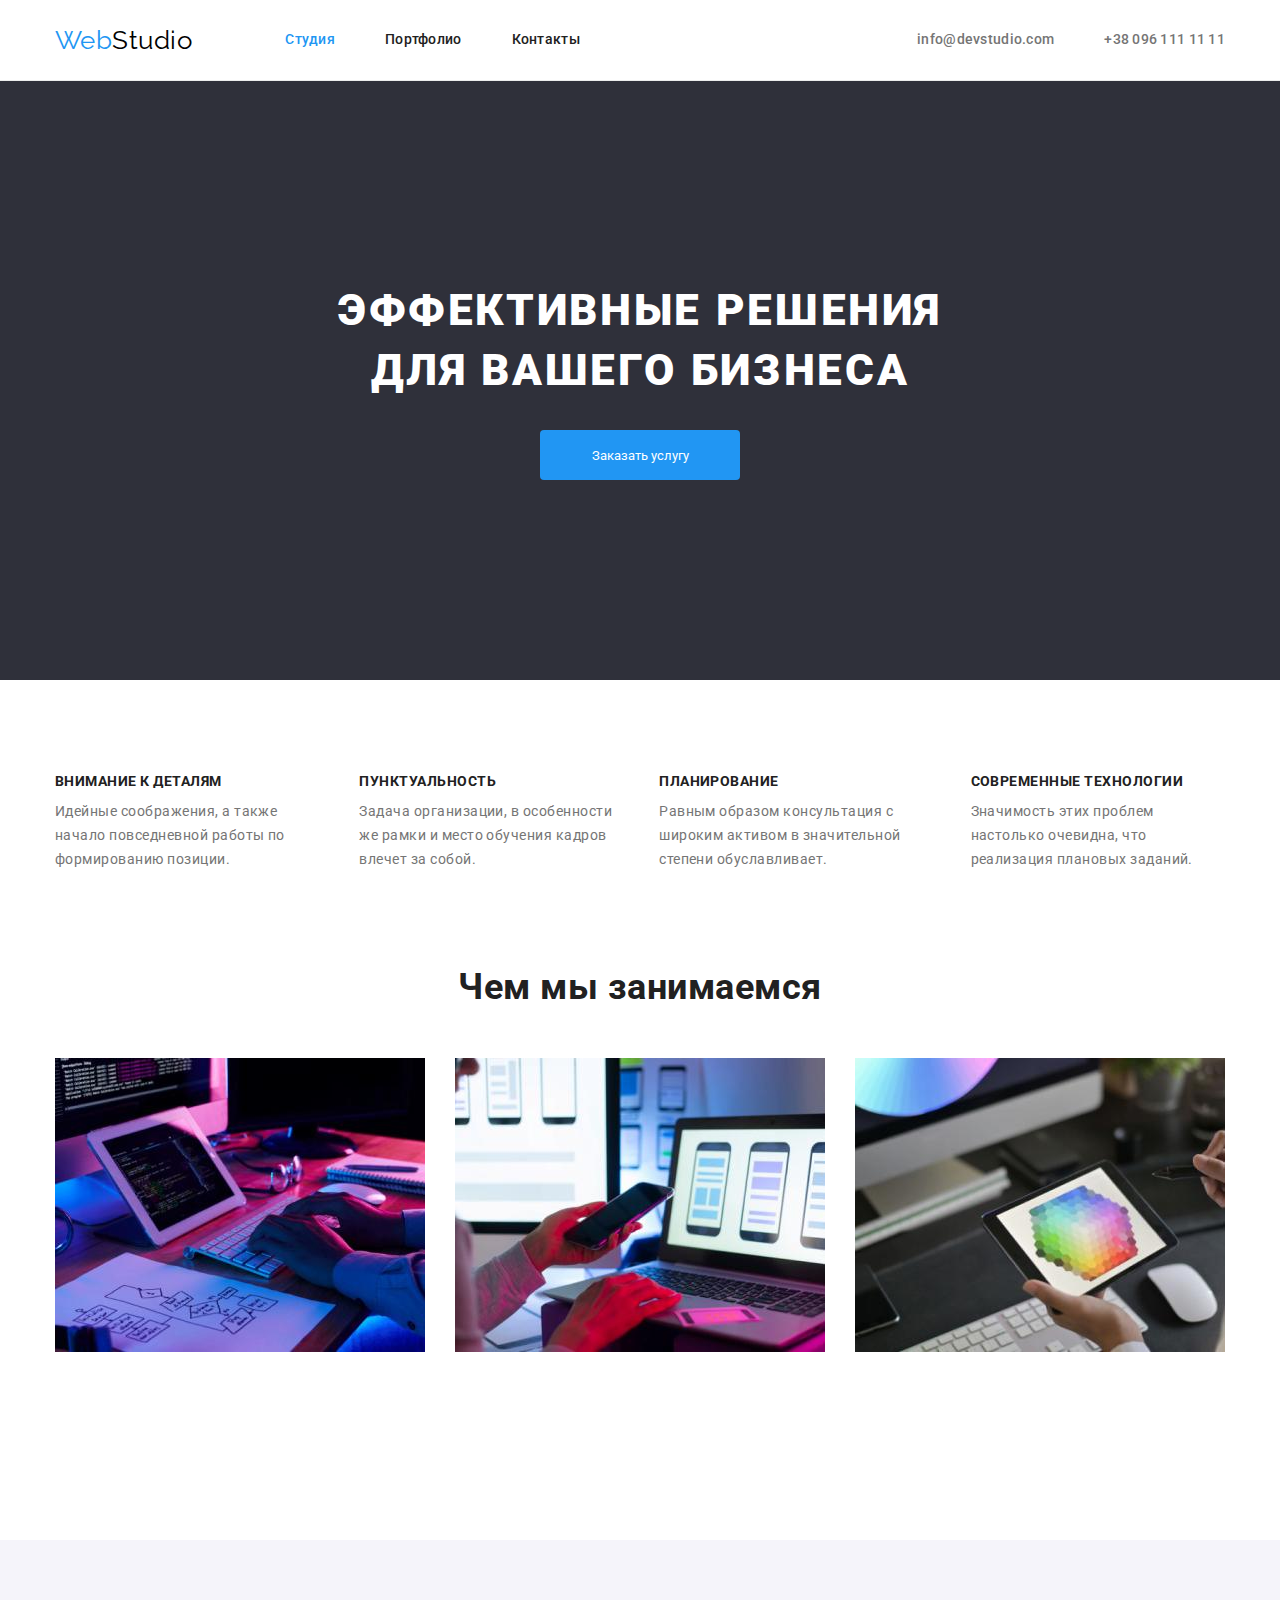
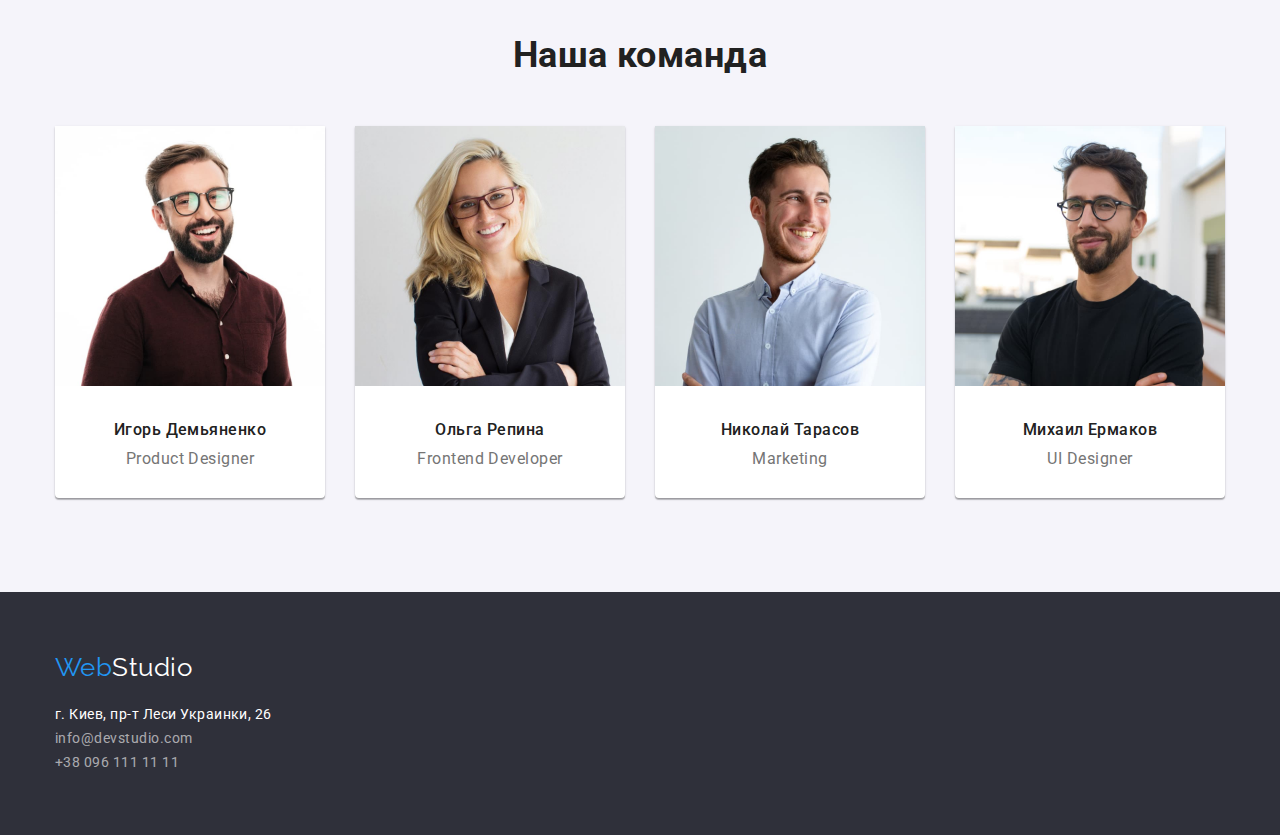
<file: index.html>
<!DOCTYPE html>
<html lang="en">
<head>
    <meta charset="UTF-8">
    <meta http-equiv="X-UA-Compatible" content="IE=edge">
    <meta name="viewport" content="width=device-width, initial-scale=1.0">
    <title>WebStudio</title>
    <link rel="preconnect" href="https://fonts.gstatic.com">
    <link href="https://fonts.googleapis.com/css2?family=Raleway:wght@700&family=Roboto:wght@400;500;700;900&display=swap" rel="stylesheet">
    <link rel="stylesheet" href="./css/styles.css">
</head>
<body >
    <!--Шапка сайта-->
    <header class="header">
        <div class="container">
            <nav class="site">
                <a class="logo" href="./index.html">
                    Web<span class="logo-header">Studio</span>
                </a>
                <ul class="site-nav list">
                    <li class="item">
                        <a class="link current" href="./index.html">Студия</a>
                    </li>
                    <li class="item">
                        <a class="link" href="./portfolio.html">Портфолио</a>
                    </li>
                    <li class="item">
                        <a class="link" href="#">Контакты</a>
                    </li>
                </ul>
                <ul class="site-contacts list">
                    <li class="item">
                        <a class="link" href="mailto:info@devstudio.com">info@devstudio.com</a>
                    </li>
                    <li class="item">
                        <a class="link" href="tel:+380961111111">+38 096 111 11 11</a>
                    </li>
                </ul>
            </nav>
        </div>
    </header>
    <main>
        <!--Герой-->
        <section class="hero">
            <div class="container">
                <h1 class="hero-title">Эффективные решения <br />для вашего бизнеса</h1>
                <button class="button" type="button">Заказать услугу</button>
            </div>
        </section>
        <!-- Особенности -->
        <section class="section">
            <div class="container">
                <h2 class="section-title visually-hidden">Особенности</h2>
                <ul class="feature list">
                    <li class="item">
                        <h3 class="heading">Внимание к деталям</h3>
                        <p class="paragraph">Идейные соображения, а также начало повседневной работы по формированию позиции.</p>
                    </li>
                    <li class="item">
                        <h3 class="heading">Пунктуальность</h3>
                        <p class="paragraph">Задача организации, в особенности же рамки и место обучения кадров влечет за собой.</p>
                    </li>
                    <li class="item">
                        <h3 class="heading">Планирование</h3>
                        <p class="paragraph">Равным образом консультация с широким активом в значительной степени обуславливает.</p>
                    </li>
                    <li class="item">
                        <h3 class="heading">Современные технологии</h3>
                        <p class="paragraph">Значимость этих проблем настолько очевидна, что реализация плановых заданий.</p>
                    </li>
                </ul>
            </div>
        </section>
        <!--Работы-->
        <section class="section work">
            <div class="container">
                <h2 class="section-title">Чем мы занимаемся</h2>
                <ul class="work list">
                    <li class="item">
                        <img src="./images/notebook.jpg" alt="notebook" width="370" height="294">
                    </li>
                    <li class="item">
                        <img src="./images/smartphone.jpg" alt="smartphone" width="370" height="294">
                    </li>
                    <li class="item">
                        <img src="./images/tablet.jpg" alt="tablet" width="370" height="294">
                    </li>
                </ul>
            </div>
        </section>
        <!--Наша команда-->
        <section class="our-team section">
            <div class="container">
                <h2 class="section-title">Наша команда</h2>
                <ul class="our-team-list list">
                    <li class="item">
                        <div class="cards">
                            <img class="img" src="./images/product_designer.jpg" alt="Игорь Демьяненко" width="270" height="260">
                            <h3 class="heading">Игорь Демьяненко</h3>
                            <p class="paragraph">Product Designer</p>
                        </div>
                    </li>
                    <li class="item">
                        <div class="cards">
                            <img class="img" src="./images/frontend_developer.jpg" alt="Ольга Репина" width="270" height="260">
                            <h3 class="heading">Ольга Репина</h3>
                            <p class="paragraph">Frontend Developer</p>
                        </div>
                    </li>
                    <li class="item">
                        <div class="cards">
                            <img class="img" src="./images/мarketing.jpg" alt="Николай Тарасов" width="270" height="260">
                            <h3 class="heading">Николай Тарасов</h3>
                            <p class="paragraph">Marketing</p>
                        </div>
                    </li>
                    <li class="item">
                        <div class="cards">
                            <img class="img" src="./images/ui_designer.jpg" alt="Михаил Ермаков" width="270" height="260">
                            <h3 class="heading">Михаил Ермаков</h3>
                            <p class="paragraph">UI Designer</p>
                        </div>
                    </li>
                </ul>
            </div>
        </section>
    </main>
    <!--Футер-->
    <footer class="footer">
        <div class="container">
            <h2 class="title visually-hidden">Контакты</h2>
                <a class="logo" href="./index.html">
                    Web<span class="logo-footer">Studio</span>
                </a>
            <address class="contacts">
                <p class="contacts-text">г. Киев, пр-т Леси Украинки, 26</p>
                <ul class="footer-contacts list">
                    <li>
                        <a class="link" href="mailto:info@devstudio.com">info@devstudio.com</a>
                    </li>
                    <li>
                        <a class="link" href="tel:+380961111111">+38 096 111 11 11</a>
                    </li>
                </ul>
            </address>
        </div>
    </footer>
</body>
</html>
</file>
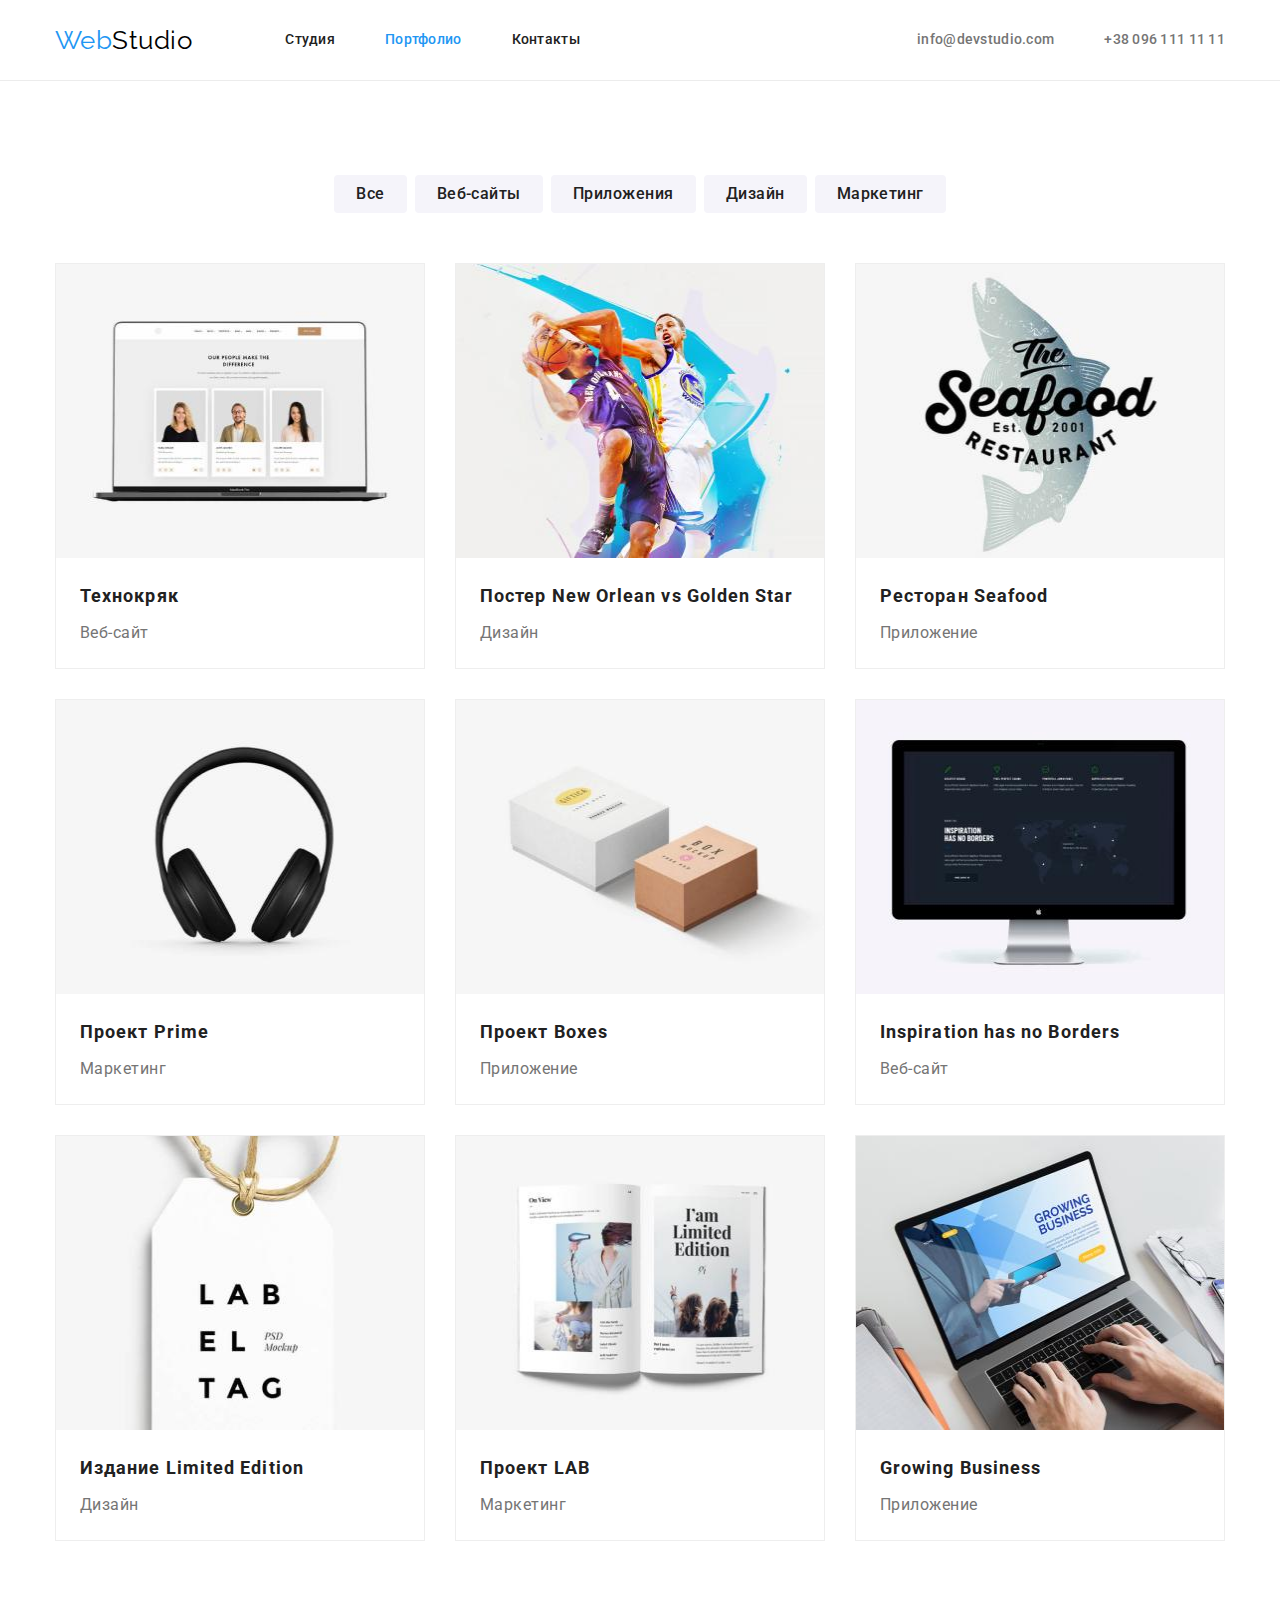
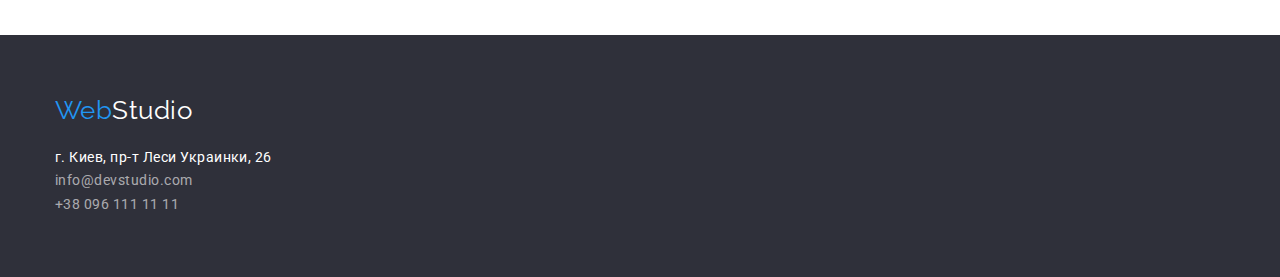
<file: portfolio.html>
<!DOCTYPE html>
<html lang="en">
<head>
    <meta charset="UTF-8">
    <meta http-equiv="X-UA-Compatible" content="IE=edge">
    <meta name="viewport" content="width=device-width, initial-scale=1.0">
    <title>Портфолио</title>
    <link rel="preconnect" href="https://fonts.gstatic.com">
    <link href="https://fonts.googleapis.com/css2?family=Raleway:wght@700&family=Roboto:wght@400;500;700;900&display=swap" rel="stylesheet">    
    <link rel="stylesheet" href="./css/styles.css">
</head>
<body>
    <!--Шапка сайта-->
    <header class="header">
        <div class="container">
            <nav class="site">
                <a class="logo" href="./index.html">
                    Web<span class="logo-header">Studio</span>
                </a>
                <ul class="site-nav list">
                    <li class="item">
                        <a class="link" href="./index.html">Студия</a>
                    </li>
                    <li class="item">
                        <a class="link current" href="./portfolio.html">Портфолио</a>
                    </li>
                    <li class="item">
                        <a class="link" href="#">Контакты</a>
                    </li>
                </ul>
                <ul class="site-contacts list">
                    <li class="item">
                        <a class="link" href="mailto:info@devstudio.com">info@devstudio.com</a>
                    </li>
                    <li class="item">
                        <a class="link" href="tel:+380961111111">+38 096 111 11 11</a>
                    </li>
                </ul>
            </nav>
        </div>
    </header>
    <main class="gallery-works-decoration">
        <div class="container">
            <h1 class="visually-hidden">Портфолио</h1>
            <h2 class="visually-hidden">Фильтр списка сайтов</h2>
                <div class="filter-decoration">
                    <ul class="filter list">
                <li class="item">
                    <batton class="button" type="button">Все</batton>
                </li>
                <li class="item">
                    <batton class="button" type="button">Веб-сайты</batton>
                </li>
                <li class="item">
                    <batton class="button" type="button">Приложения</batton>
                </li>
                <li class="item">
                    <batton class="button" type="button">Дизайн</batton>
                </li>
                <li class="item">
                    <batton class="button" type="button">Маркетинг</batton>
                </li>
            </ul>
                </div>
            <h2 class="visually-hidden">Галерея работ</h2>
            <ul class="gallery-works list">
                <li class="card-list">
                    <a href="">
                        <img src="./images/portfolio/technocryk.jpg" alt="technocryk" width="368" height="294">
                        <div class="decoration">
                            <h3 class="heading">Технокряк</h3>
                            <p class="paragraph">Веб-сайт</p>
                        </div>
                    </a>
                </li>
                <li class="card-list">
                    <a href="">
                        <img src="./images/portfolio/poster.jpg" alt="Poster New Orlean vs Golden Star" width="368" height="294">
                        <div class="decoration">
                            <h3 class="heading">Постер New Orlean vs Golden Star</h3>
                            <p class="paragraph">Дизайн</p>
                        </div>
                    </a>
                </li>
                <li class="card-list">
                    <a href="">
                        <img src="./images/portfolio/seafood.jpg" alt="Seafood Restaurant" width="368" height="294">
                        <div class="decoration">
                            <h3 class="heading">Ресторан Seafood</h3>
                            <p class="paragraph">Приложение</p>
                        </div>
                    </a>
                </li>
                <li class="card-list">
                    <a href="">
                        <img src="./images/portfolio/prime.jpg" alt="Prime Project" width="368" height="294">
                        <div class="decoration">
                            <h3 class="heading">Проект Prime</h3>
                            <p class="paragraph">Маркетинг</p>
                        </div>
                    </a>
                </li>
                <li class="card-list">
                    <a href="">
                        <img src="./images/portfolio/boxes.jpg" alt="Boxes project" width="368" height="294">
                        <div class="decoration">
                            <h3 class="heading">Проект Boxes</h3>
                            <p class="paragraph">Приложение</p>
                        </div>
                    </a>
                </li>
                <li class="card-list">
                    <a href="">
                        <img src="./images/portfolio/inspiration.jpg" alt="Inspiration has no Borders" width="368" height="294">
                        <div class="decoration">
                            <h3 class="heading">Inspiration has no Borders</h3>
                            <p class="paragraph">Веб-сайт</p>
                        </div>
                    </a>
                </li>
                <li class="card-list">
                    <a href="">
                        <img src="./images/portfolio/lab.jpg" alt="Limited Edition" width="368" height="294">
                        <div class="decoration">
                            <h3 class="heading">Издание Limited Edition</h3>
                            <p class="paragraph">Дизайн</p>
                        </div>
                    </a>
                </li>
                <li class="card-list">
                    <a href="">
                        <img src="./images/portfolio/limited.jpg" alt="LAB project" width="368" height="294">
                        <div class="decoration">
                            <h3 class="heading">Проект LAB</h3>
                            <p class="paragraph">Маркетинг</p>
                        </div>
                    </a>
                </li>
                <li class="card-list">
                    <a href="">
                        <img src="./images/portfolio/business.jpg" alt="Growing Business" width="368" height="294">
                        <div class="decoration">
                            <h3 class="heading">Growing Business</h3>
                            <p class="paragraph">Приложение</p>
                        </div>
                    </a>
                </li>
            </ul>
        </div>
    </main>
    <footer class="footer">
        <div class="container">
            <h2 class="title visually-hidden">Контакты</h2>
            <a class="logo" href="./index.html">
                Web<span class="logo-footer">Studio</span>
            </a>
            <address class="contacts">
                <p class="contacts-text">г. Киев, пр-т Леси Украинки, 26</p>
                <ul class="footer-contacts list">
                    <li>
                        <a class="link" href="mailto:info@devstudio.com">info@devstudio.com</a>
                    </li>
                    <li>
                        <a class="link" href="tel:+380961111111">+38 096 111 11 11</a>
                    </li>
                </ul>
            </address>
        </div>
    </footer>
</body>
</html>
</file>
<file: css/styles.css>
/* 
Цвет текста:
  #212121 - заголовки (h2, h3)
  #757575 - основной серый (в .header-link, p)
  #2196F3 - hover, Web
  #FFFFFF - в .hero
  #FFFFFF 60% - список контактов в футере

Цвет фона:
  #FFFFFF - основной
  #2F303A - hero, футер
  #F5F4FA - фон секции "наша команда"
  
*/
:root {
  --primary-text-color: #757575;
  --title-text-color: #212121;
  --title-text-color-hero-footer: #ffffff;
  --accent-color: #2196f3;
  --background-color-hero-footer: #2f303a;
  --primary-white-color: #ffffff;
  --button-primary-background: #f5f4fa;
  --button-hover: #188ce8;
  /* --gallery-works-number-of-cards-per-line: 3;
  --gallery-works-margin-per-line: 30px; */
}
html {
  box-sizing: border-box;
}

*,
*::before,
*::after {
  box-sizing: inherit;
}

body {
  margin: 0;

  color: var(--primary-text-color);
  background-color: var(--primary-white-color);
  font-family: Roboto, sans-serif;
  letter-spacing: 0.03em;
}

/* ul {
  list-style: none;
}

a {
  text-decoration: none;
}*/

.list {
  padding: 0;
  margin: 0;

  list-style: none;
}

.header {
  border-bottom: 1px solid #ececec;
}

/* Навигация */

.site {
  display: flex;
  align-items: center;
}

/* logo */

.logo {
  margin-right: 93px;

  font-family: Raleway, sans-serif;
  color: var(--accent-color);
  text-decoration: none;
  font-size: 26px;
  line-height: 1.19;
}

.logo-header {
  color: #000000;
}

.site-nav {
  display: flex;
}

.site-nav .item:not(:last-child) {
  /*отступ справа кроме последнего элемента*/
  margin-right: 50px;
}

.site-nav .link {
  display: block;
  padding-top: 32px;
  padding-bottom: 32px;

  text-decoration: none;
  color: var(--title-text-color);
  font-weight: 500;
  font-size: 14px;
  line-height: 1.14;
  letter-spacing: 0.02em;
}

.site-nav .link:hover,
.site-nav .link:focus,
.site-contacts .link:hover,
.site-contacts .link:focus {
  color: var(--accent-color);
}

.site-nav .link.current {
  color: var(--accent-color);
}

.site-contacts {
  display: flex;
  margin-left: auto;
}

.site-contacts .item + .item {
  /*отступ слева у последующего соседа*/
  margin-left: 50px;
}

.site-contacts .link {
  display: block;
  padding-top: 32px;
  padding-bottom: 32px;

  text-decoration: none;
  color: var(--primary-text-color);
  font-weight: 500;
  font-size: 14px;
  line-height: 1.14;
  letter-spacing: 0.02em;
}

.container {
  width: 1200px;
  margin-left: auto;
  margin-right: auto;
  padding-left: 15px;
  padding-right: 15px;
}

/* Hero */

.hero {
  padding-top: 200px;
  background-color: var(--background-color-hero-footer);
  text-align: center;
}

.hero-title {
  margin-top: 0;
  margin-bottom: 30;
  color: var(--title-text-color-hero-footer);
  font-weight: 900;
  font-size: 44px;
  line-height: 1.36;
  letter-spacing: 0.06em;
  text-transform: uppercase;
}

/* Button */

.hero .button {
  min-width: 200px;
  min-height: 50px;
  padding: 10px;
  margin-bottom: 200px;
  border-style: none;
  border-radius: 4px;
  color: var(--title-text-color-hero-footer);
  background-color: var(--accent-color);
  font-family: inherit;
  text-decoration: none;
  cursor: pointer;
}

.button:hover {
  background-color: var(--button-hover);
}

/* section */

.section-title,
.footer .title {
  margin-top: 0;
  margin-bottom: 0;
  color: var(--title-text-color);
  font-weight: 700;
  font-size: 36px;
  line-height: 1.17;
  text-align: center;
}

.section-title .heading {
  color: var(--title-text-color);
}

/* Особенности */

.feature {
  display: flex;
  padding-top: 94px;
  padding-bottom: 94px;
}

.feature .item:not(:last-child) {
  margin-right: 30px;
}

.feature .heading {
  margin-top: 0;
  margin-bottom: 10px;
  color: var(--title-text-color);
  font-weight: 700;
  font-size: 14px;
  line-height: 1.14;
  text-transform: uppercase;
}

.feature .paragraph {
  margin: 0;
  font-weight: 400;
  font-size: 14px;
  line-height: 1.71;
}

/* Работы */

.work {
  display: flex;
  padding-bottom: 94px;
}

.work .section-title {
  margin-bottom: 50px;
}

.work .heading {
  color: var(--title-text-color);
}

.work .item:not(:last-child) {
  margin-right: 30px;
}

.work .item img {
  display: block;
}

/* Наша команда */

.our-team {
  padding-top: 94px;
  padding-bottom: 94px;
  background-color: var(--button-primary-background);
}
.our-team .section-title {
  margin-bottom: 50px;
}

.our-team-list {
  display: flex;
}

.our-team-list .item {
  background: #ffffff;
  /* material shadow v1 */

  box-shadow: 0px 1px 3px rgba(0, 0, 0, 0.12), 0px 1px 1px rgba(0, 0, 0, 0.14),
    0px 2px 1px rgba(0, 0, 0, 0.2);
  border-radius: 0px 0px 4px 4px;
}

.our-team-list .item:not(:last-child) {
  margin-right: 30px;
}

.our-team .cards {
  padding-bottom: 30px;
  text-align: center;
}

.our-team .img {
  margin-bottom: 30px;
}

.our-team .heading {
  margin-top: 0;
  margin-bottom: 10px;
  color: var(--title-text-color);
  font-weight: 500;
  font-size: 16px;
  line-height: 1.19;
}

.our-team .paragraph {
  margin: 0;
  color: var(--primary-text-color);
  font-weight: 400;
  font-size: 16px;
  line-height: 1.19;
}

/* Футер */
.footer {
  padding-top: 60px;
  padding-bottom: 60px;
  background-color: var(--background-color-hero-footer);
}

.footer .logo {
  display: inline-block;
  margin-bottom: 20px;
}

.logo-footer {
  color: var(--title-text-color-hero-footer);
}

.contacts {
  font-style: normal;
  font-weight: 400;
  font-size: 14px;
  line-height: 1.71;
}

.contacts-text {
  margin: 0;
  color: var(--title-text-color-hero-footer);
}

.footer-contacts .link {
  text-decoration: none;
  color: rgba(255, 255, 255, 0.6);
}

.footer-contacts .link:hover,
.footer-contacts .link:focus {
  color: var(--accent-color);
}

/* Портфолио .html*/

.filter-decoration {
  margin-bottom: 50px;
}

.filter {
  display: flex;
  justify-content: center;
}

.filter .item:not(:last-child) {
  margin-right: 8px;
}

.filter .button {
  display: inline-block;
  padding: 6px 22px;
  border-radius: 4px;
  color: var(--title-text-color);
  background-color: var(--button-primary-background);
  font-weight: 500;
  font-size: 16px;
  line-height: 1.62;
  text-align: center;
  cursor: pointer;
}

.filter .button:hover,
.filter .button:focus {
  color: var(--title-text-color-hero-footer);
  background-color: var(--accent-color);
}

.gallery-works-decoration {
  padding: 94px 0;
}

.gallery-works {
  display: flex;
  flex-wrap: wrap;
}

.gallery-works .card-list {
  width: calc((100% - 60px) / 3);
  margin-right: 30px;
  margin-bottom: 30px;
  border: 1px solid #eeeeee;
}

.card-list .decoration {
  padding-left: 24px;
  padding-right: 24px;
  padding-bottom: 20px;
}

.card-list:nth-child(3n) {
  margin-right: 0;
}

.card-list:nth-last-child(-n + 3) {
  margin-bottom: 0;
}

.card-list img {
  display: block;
  margin-bottom: 20px;
}

.gallery-works .heading {
  margin-top: 0;
  margin-bottom: 4px;

  color: var(--title-text-color);
  font-weight: 700;
  font-size: 18px;
  line-height: 2;
  letter-spacing: 0.06em;
}

.gallery-works .paragraph {
  margin-top: 0;
  margin-bottom: 0px;

  color: var(--primary-text-color);
  font-weight: 400;
  font-size: 16px;
  line-height: 1.87;
}

.gallery-works a {
  text-decoration: none;
}

/* Прибить заголовки вне макета (списал на GitHab у Саньки Репеты)*/

.visually-hidden {
  position: absolute;
  width: 1px;
  height: 1px;
  margin: -1px;
  border: 0;
  padding: 0;

  white-space: nowrap;
  clip-path: inset(100%);
  clip: rect(0 0 0 0);
  overflow: hidden;
}
</file>
